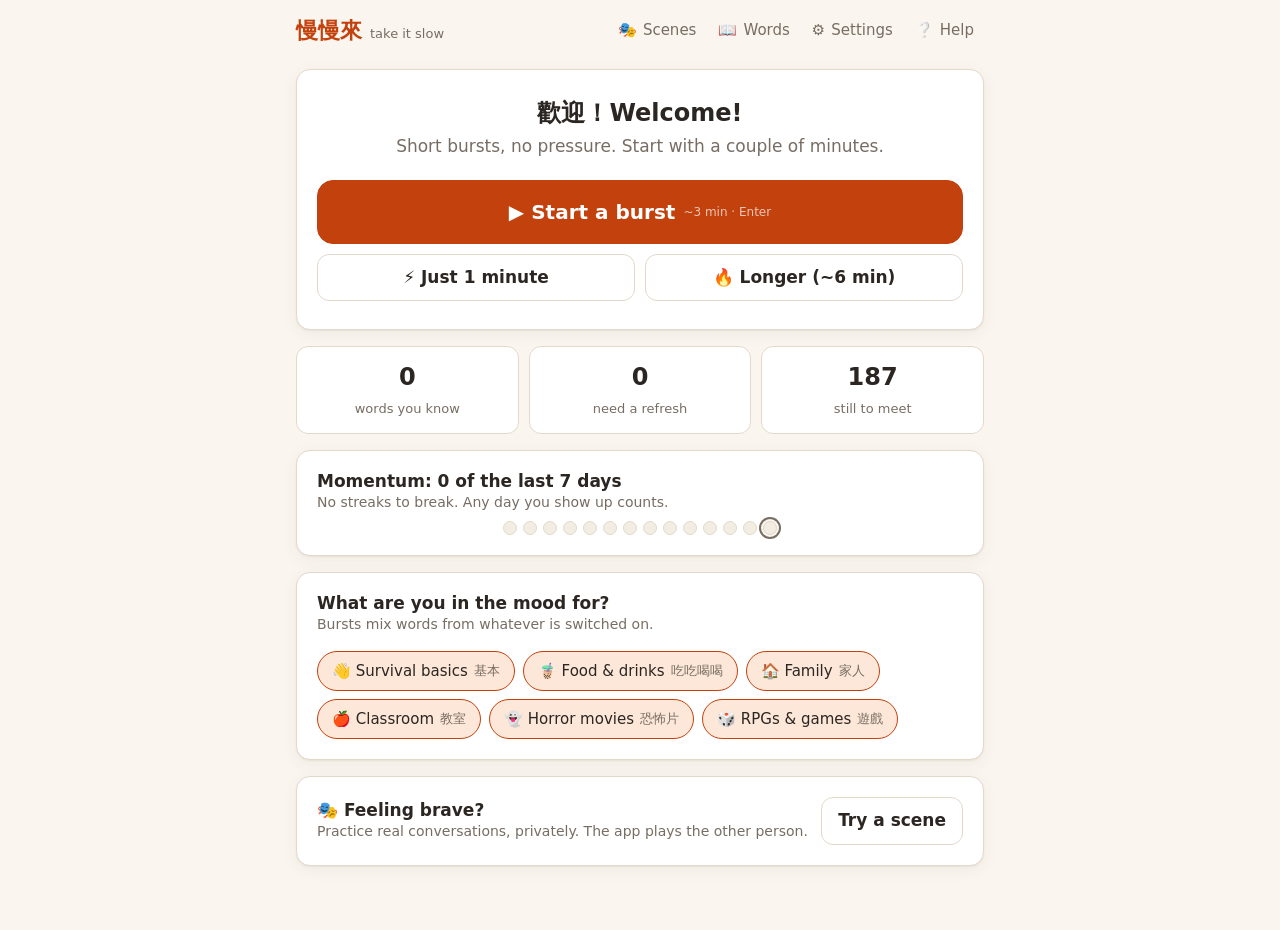
<file: manman/index.html>
<!doctype html>
<html lang="en">
<head>
  <meta charset="utf-8">
  <meta name="viewport" content="width=device-width, initial-scale=1">
  <title>慢慢來 Màn Màn Lái</title>
  <meta name="description" content="Short, low-pressure Taiwanese Mandarin practice with Zhuyin.">
  <link rel="icon" href="data:image/svg+xml,<svg xmlns='http://www.w3.org/2000/svg' viewBox='0 0 100 100'><text y='.9em' font-size='90'>🧋</text></svg>">
  <link rel="stylesheet" href="css/style.css">
</head>
<body>
  <header class="topbar">
    <button class="brand" data-nav="home" aria-label="Home">
      <span class="brand-zh">慢慢來</span>
      <span class="brand-en">take it slow</span>
    </button>
    <nav class="topnav">
      <button data-nav="scenes" title="Roleplay scenes">🎭<span>Scenes</span></button>
      <button data-nav="browse" title="Browse words">📖<span>Words</span></button>
      <button data-nav="settings" title="Settings">⚙️<span>Settings</span></button>
      <button data-nav="help" title="Help">❔<span>Help</span></button>
    </nav>
  </header>
  <main id="app" tabindex="-1"></main>
  <noscript>This app needs JavaScript turned on.</noscript>
  <script src="js/zhuyin.js"></script>
  <script src="js/data.js"></script>
  <script src="js/app.js"></script>
</body>
</html>
</file>
<file: manman/css/style.css>
:root {
  --bg: #faf6ef;
  --surface: #ffffff;
  --surface-2: #f2ece2;
  --text: #2b2622;
  --muted: #776d63;
  --border: #e3d9cb;
  --accent: #c2410c;
  --accent-soft: #fde7d9;
  --accent-text: #ffffff;
  --good: #15803d;
  --good-soft: #dcfce7;
  --bad: #b91c1c;
  --bad-soft: #fee2e2;
  --you: #1d4ed8;
  --you-soft: #dbeafe;
  --shadow: 0 1px 2px rgba(60, 40, 20, .06), 0 4px 16px rgba(60, 40, 20, .06);
  --radius: 14px;
  --font-zh: "PingFang TC", "Noto Sans TC", "Microsoft JhengHei", "Heiti TC", "Noto Sans CJK TC", sans-serif;
  --font-ui: system-ui, -apple-system, "Segoe UI", Roboto, sans-serif;
  color-scheme: light;
}
@media (prefers-color-scheme: dark) {
  :root:not([data-theme="light"]) {
    --bg: #1a1714;
    --surface: #24201c;
    --surface-2: #2e2924;
    --text: #f1ebe3;
    --muted: #a99d90;
    --border: #3b352e;
    --accent: #fb923c;
    --accent-soft: #3d2615;
    --accent-text: #1a1714;
    --good: #4ade80;
    --good-soft: #14321f;
    --bad: #f87171;
    --bad-soft: #3a1717;
    --you: #93c5fd;
    --you-soft: #1b2a44;
    --shadow: 0 1px 2px rgba(0, 0, 0, .3), 0 4px 16px rgba(0, 0, 0, .25);
    color-scheme: dark;
  }
}
:root[data-theme="dark"] {
  --bg: #1a1714;
  --surface: #24201c;
  --surface-2: #2e2924;
  --text: #f1ebe3;
  --muted: #a99d90;
  --border: #3b352e;
  --accent: #fb923c;
  --accent-soft: #3d2615;
  --accent-text: #1a1714;
  --good: #4ade80;
  --good-soft: #14321f;
  --bad: #f87171;
  --bad-soft: #3a1717;
  --you: #93c5fd;
  --you-soft: #1b2a44;
  --shadow: 0 1px 2px rgba(0, 0, 0, .3), 0 4px 16px rgba(0, 0, 0, .25);
  color-scheme: dark;
}

* { box-sizing: border-box; }
[hidden] { display: none !important; }
html, body { margin: 0; }
body {
  background: var(--bg);
  color: var(--text);
  font-family: var(--font-ui);
  font-size: 17px;
  line-height: 1.5;
  -webkit-font-smoothing: antialiased;
}
button { font: inherit; color: inherit; cursor: pointer; }
:focus-visible { outline: 3px solid var(--accent); outline-offset: 2px; }

.topbar {
  display: flex; align-items: center; justify-content: space-between; gap: 8px;
  max-width: 720px; margin: 0 auto; padding: 10px 16px;
}
.brand {
  background: none; border: 0; padding: 4px 0; display: flex; align-items: baseline; gap: 8px;
}
.brand-zh { font-family: var(--font-zh); font-size: 22px; font-weight: 700; color: var(--accent); }
.brand-en { font-size: 13px; color: var(--muted); }
.topnav { display: flex; gap: 2px; }
.topnav button {
  background: none; border: 0; border-radius: 10px; padding: 6px 10px; font-size: 15px;
  display: flex; align-items: center; gap: 6px; color: var(--muted);
}
.topnav button:hover { background: var(--surface-2); color: var(--text); }
.topnav button.active { color: var(--text); background: var(--surface-2); }
body.focus .topbar { visibility: hidden; height: 0; padding: 0; }

main { max-width: 720px; margin: 0 auto; padding: 8px 16px 64px; outline: none; }

/* Generic pieces */
.card {
  background: var(--surface); border: 1px solid var(--border); border-radius: var(--radius);
  box-shadow: var(--shadow); padding: 20px;
}
.stack > * + * { margin-top: 16px; }
.row { display: flex; gap: 10px; flex-wrap: wrap; align-items: center; }
.muted { color: var(--muted); }
.small { font-size: 14px; }
h1, h2, h3 { line-height: 1.25; margin: 0; }
h1 { font-size: 26px; }
h2 { font-size: 20px; }
h3 { font-size: 17px; }
p { margin: 0; }
a { color: var(--accent); }
kbd {
  font-family: ui-monospace, monospace; font-size: 12px; border: 1px solid var(--border);
  border-bottom-width: 2px; border-radius: 5px; padding: 0 5px; background: var(--surface-2);
}

.btn {
  border: 1px solid var(--border); background: var(--surface); border-radius: 12px;
  padding: 10px 16px; font-weight: 600; display: inline-flex; align-items: center; justify-content: center; gap: 8px;
  min-height: 44px;
}
.btn:hover { background: var(--surface-2); }
.btn.primary { background: var(--accent); color: var(--accent-text); border-color: var(--accent); }
.btn.primary:hover { filter: brightness(1.07); }
.btn.big { font-size: 20px; padding: 16px 24px; min-height: 64px; border-radius: 16px; }
.btn.wide { width: 100%; }
.btn.ghost { background: none; border-color: transparent; color: var(--muted); }
.btn.ghost:hover { color: var(--text); background: var(--surface-2); }
.btn.rec { color: var(--bad); }
.btn.rec.recording { background: var(--bad); color: #fff; border-color: var(--bad); animation: pulse 1s infinite; }
.btn .k { font-size: 12px; opacity: .7; font-weight: 500; }
@keyframes pulse { 50% { opacity: .75; } }

/* Home */
.hero { text-align: center; padding: 28px 20px; }
.hero h1 { font-size: 24px; }
.hero .sub { margin-top: 6px; }
.start-row { display: flex; gap: 10px; margin-top: 20px; flex-wrap: wrap; justify-content: center; }
.start-row .btn.big { flex: 1 1 260px; }
.start-row .btn:not(.big) { flex: 1 1 140px; }
.stats { display: grid; grid-template-columns: repeat(3, 1fr); gap: 10px; }
.stat { background: var(--surface); border: 1px solid var(--border); border-radius: 12px; padding: 12px; text-align: center; }
.stat b { display: block; font-size: 24px; }
.stat span { font-size: 13px; color: var(--muted); }
.dots { display: flex; gap: 6px; justify-content: center; margin-top: 8px; flex-wrap: wrap; }
.dot { width: 14px; height: 14px; border-radius: 50%; background: var(--surface-2); border: 1px solid var(--border); }
.dot.on { background: var(--accent); border-color: var(--accent); }
.dot.today { box-shadow: 0 0 0 2px var(--bg), 0 0 0 4px var(--muted); }
.chips { display: flex; flex-wrap: wrap; gap: 8px; }
.chip {
  border: 1px solid var(--border); background: var(--surface); border-radius: 999px; padding: 6px 14px;
  font-size: 15px; display: inline-flex; gap: 6px; align-items: center; min-height: 40px;
}
.chip[aria-pressed="true"] { background: var(--accent-soft); border-color: var(--accent); }
.chip .zh { font-family: var(--font-zh); color: var(--muted); font-size: 13px; }
.notice { border-radius: 12px; padding: 12px 14px; background: var(--accent-soft); border: 1px solid var(--accent); font-size: 15px; }

/* Chinese text */
.hz { font-family: var(--font-zh); line-height: 1.9; }
.hz ruby { ruby-position: over; margin: 0 .04em; }
.hz rt { font-size: .46em; color: var(--muted); letter-spacing: -.03em; font-family: var(--font-zh); user-select: none; }
.hz.zy-hidden rt { visibility: hidden; }
.hz.zy-hidden { cursor: pointer; }
.hz.zy-hidden.zy-show rt { visibility: visible; }
.hz-xl { font-size: clamp(38px, 10vw, 60px); }
.hz-lg { font-size: clamp(28px, 7vw, 40px); }
.hz-md { font-size: 26px; }
.pinyin { color: var(--muted); font-size: 16px; letter-spacing: .02em; }
.en { font-size: 19px; }
.note { font-size: 14px; color: var(--muted); background: var(--surface-2); border-radius: 10px; padding: 8px 12px; }
.tap-hint { font-size: 12px; color: var(--muted); }

/* Session */
.session-top { display: flex; align-items: center; gap: 12px; padding: 12px 0; }
.progress { flex: 1; height: 10px; background: var(--surface-2); border-radius: 999px; overflow: hidden; }
.progress > i { display: block; height: 100%; background: var(--accent); border-radius: 999px; transition: width .3s; }
.combo { font-weight: 700; color: var(--accent); min-width: 54px; text-align: right; font-size: 15px; }
.combo.bump { animation: bump .3s; }
@keyframes bump { 50% { transform: scale(1.3); } }
.task-label { font-size: 13px; font-weight: 700; letter-spacing: .06em; text-transform: uppercase; color: var(--muted); }
.prompt { text-align: center; padding: 28px 16px; }
.prompt .stack > * + * { margin-top: 12px; }
.play-big {
  width: 96px; height: 96px; border-radius: 50%; border: 0; background: var(--accent); color: var(--accent-text);
  font-size: 40px; box-shadow: var(--shadow);
}
.play-big:active { transform: scale(.96); }
.options { display: grid; grid-template-columns: 1fr 1fr; gap: 10px; margin-top: 16px; }
.option {
  border: 2px solid var(--border); background: var(--surface); border-radius: 14px; padding: 14px 12px;
  min-height: 64px; text-align: center; position: relative; font-size: 17px;
}
.option:hover:not(:disabled) { border-color: var(--accent); }
.option .num { position: absolute; top: 6px; left: 9px; font-size: 11px; color: var(--muted); }
.option.correct { border-color: var(--good); background: var(--good-soft); }
.option.wrong { border-color: var(--bad); background: var(--bad-soft); }
.option:disabled { cursor: default; }
.option .hz { font-size: 26px; line-height: 1.9; }
.option svg { display: block; margin: 4px auto 0; }
.option .zy { font-family: var(--font-zh); font-size: 20px; }
.reveal { text-align: center; margin-top: 16px; }
.feedback { font-weight: 700; font-size: 18px; }
.feedback.good { color: var(--good); }
.feedback.bad { color: var(--bad); }
.rate-row { display: grid; grid-template-columns: repeat(3, 1fr); gap: 10px; margin-top: 16px; }
.rate-row .btn { flex-direction: column; gap: 0; min-height: 60px; }
.actions { display: flex; gap: 10px; justify-content: center; flex-wrap: wrap; margin-top: 16px; }

/* Recorder */
.recorder { margin-top: 16px; padding: 14px; border: 1px dashed var(--border); border-radius: 12px; }
.recorder canvas { width: 100%; height: 150px; display: block; margin-top: 10px; background: var(--surface-2); border-radius: 10px; }
.legend { display: flex; gap: 14px; justify-content: center; font-size: 13px; color: var(--muted); margin-top: 6px; flex-wrap: wrap; }
.legend i { display: inline-block; width: 18px; height: 4px; border-radius: 2px; vertical-align: middle; margin-right: 4px; }

/* Done */
.done { text-align: center; padding: 36px 20px; }
.done .big-emoji { font-size: 56px; }

/* Scenes */
.scene-list { display: grid; grid-template-columns: repeat(auto-fill, minmax(200px, 1fr)); gap: 12px; }
.scene-tile { text-align: left; border: 1px solid var(--border); background: var(--surface); border-radius: var(--radius); padding: 16px; box-shadow: var(--shadow); }
.scene-tile:hover { border-color: var(--accent); }
.scene-tile .icon { font-size: 30px; }
.scene-tile .zh { font-family: var(--font-zh); color: var(--muted); }
.chat { display: flex; flex-direction: column; gap: 12px; }
.bubble { max-width: 88%; border-radius: 16px; padding: 10px 14px; border: 1px solid var(--border); background: var(--surface); }
.bubble.npc { align-self: flex-start; border-bottom-left-radius: 4px; }
.bubble.you { align-self: flex-end; background: var(--you-soft); border-color: transparent; border-bottom-right-radius: 4px; }
.bubble .hz { font-size: 26px; }
.bubble .en { font-size: 15px; color: var(--muted); }
.bubble .who { font-size: 12px; color: var(--muted); font-weight: 700; }
.your-turn { border: 2px solid var(--you); border-radius: var(--radius); padding: 16px; background: var(--surface); }
.your-turn .say { font-size: 20px; font-weight: 600; }

/* Browse */
.search { width: 100%; padding: 12px 14px; border-radius: 12px; border: 1px solid var(--border); background: var(--surface); color: var(--text); font: inherit; }
.word-list { list-style: none; padding: 0; margin: 0; }
.word-list li { display: flex; gap: 12px; align-items: center; padding: 10px 4px; border-bottom: 1px solid var(--border); }
.word-list .hz { font-size: 24px; min-width: 0; }
.word-list .meta { flex: 1; min-width: 0; }
.meter { width: 44px; height: 6px; border-radius: 3px; background: var(--surface-2); overflow: hidden; flex: none; }
.meter > i { display: block; height: 100%; background: var(--good); }
.icon-btn { border: 1px solid var(--border); background: var(--surface); border-radius: 10px; width: 40px; height: 40px; flex: none; }

/* Settings */
.setting { display: flex; justify-content: space-between; align-items: center; gap: 12px; padding: 12px 0; border-bottom: 1px solid var(--border); flex-wrap: wrap; }
.setting label { font-weight: 600; }
.setting .desc { font-size: 14px; color: var(--muted); font-weight: 400; }
select, input[type="range"] { font: inherit; }
select { padding: 8px 10px; border-radius: 10px; border: 1px solid var(--border); background: var(--surface); color: var(--text); max-width: 100%; }
.help h2 { margin-top: 24px; }
.help ul { padding-left: 20px; margin: 8px 0; }
.help li { margin: 4px 0; }

@media (max-width: 520px) {
  body { font-size: 16px; }
  .topnav button span { display: none; }
  .brand-en { display: none; }
  .options { grid-template-columns: 1fr; }
  .card { padding: 16px; }
  .stats { gap: 6px; }
}
@media (prefers-reduced-motion: reduce) {
  * { animation: none !important; transition: none !important; }
}
</file>
